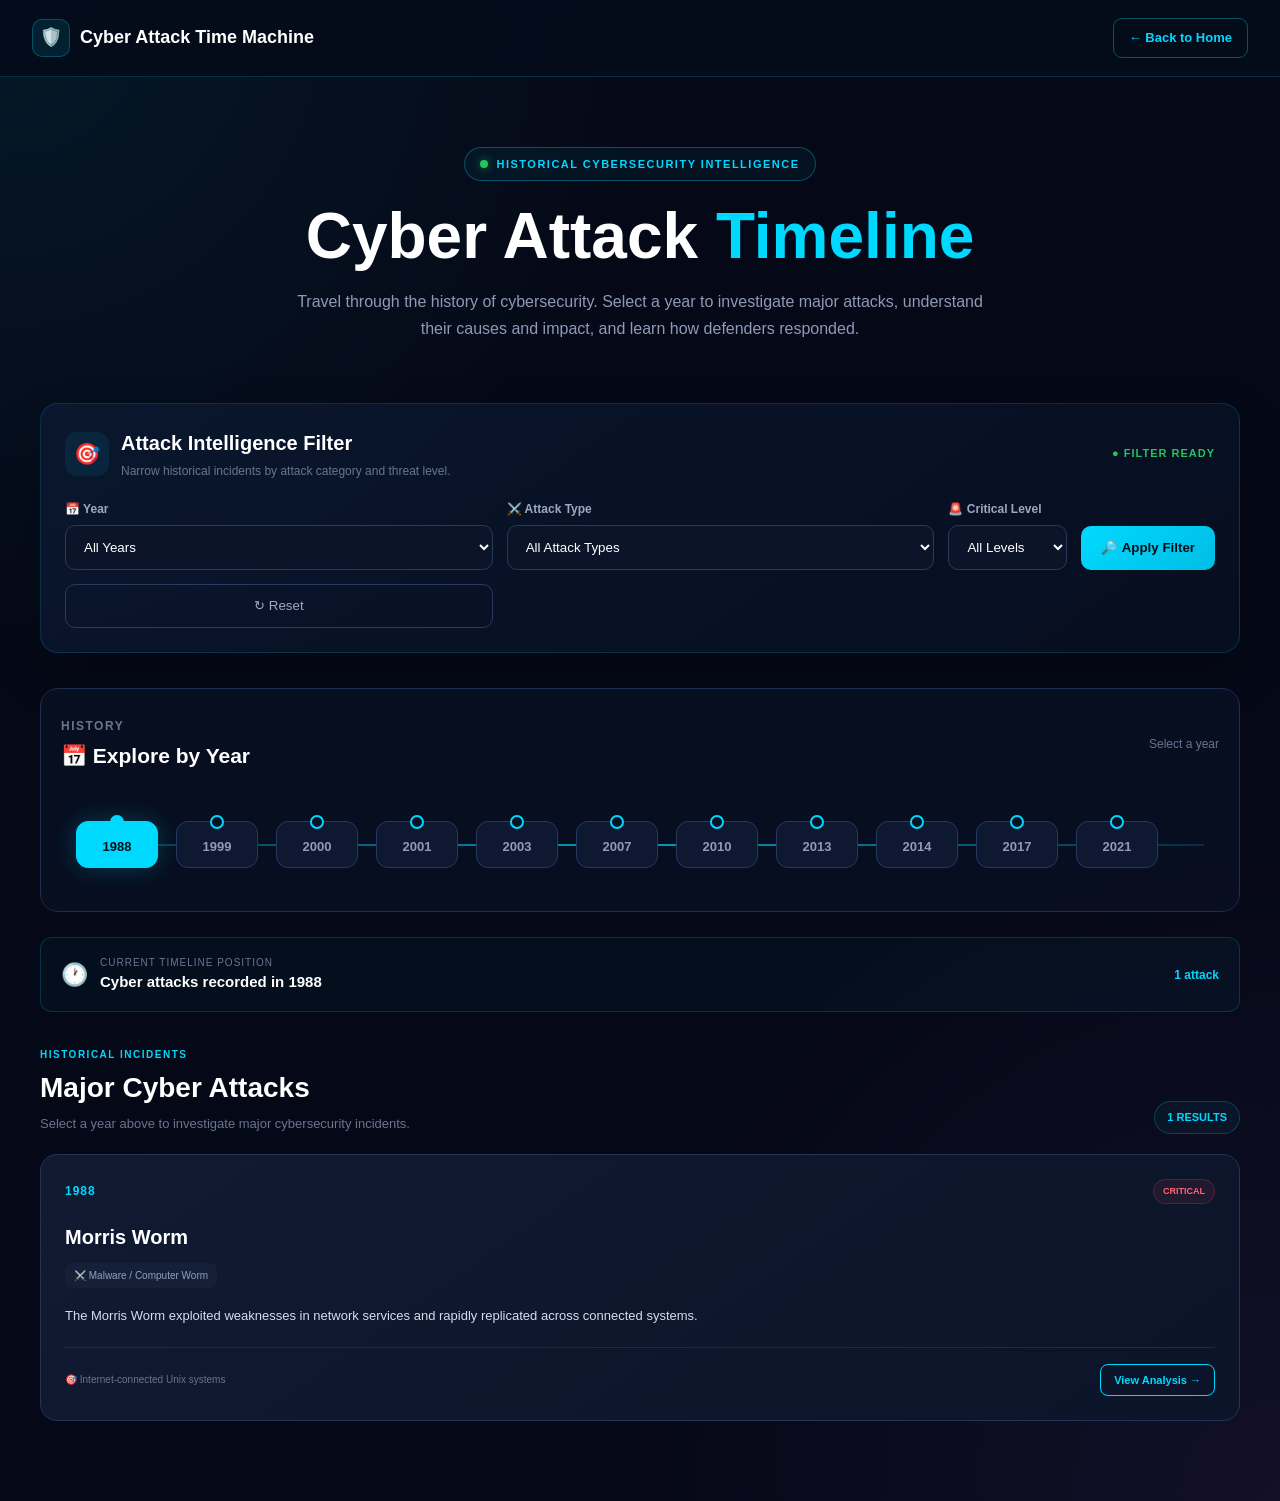
<file: timeline.html>
<!DOCTYPE html>
<html lang="en">

<head>

    <meta charset="UTF-8">

    <meta
        name="viewport"
        content="width=device-width, initial-scale=1.0"
    >

    <title>
        Cyber Attack Timeline | Cyber Attack Time Machine
    </title>

    <link
        rel="stylesheet"
        href="style.css"
    >

    <style>

        /* =====================================================
           TIMELINE PAGE
           ===================================================== */

        .timeline-page {

            min-height: 100vh;

            padding-bottom: 80px;

        }


        /* =====================================================
           TOP NAVIGATION
           ===================================================== */

        .timeline-nav {

            position: sticky;

            top: 0;

            z-index: 1000;

            display: flex;

            align-items: center;

            justify-content: space-between;

            padding: 18px 32px;

            background:
                rgba(5, 12, 27, 0.92);

            border-bottom:
                1px solid rgba(0, 217, 255, 0.18);

            backdrop-filter: blur(18px);

        }


        .timeline-logo {

            display: flex;

            align-items: center;

            gap: 10px;

            color: #ffffff;

            font-size: 18px;

            font-weight: 700;

        }


        .timeline-logo-icon {

            width: 38px;

            height: 38px;

            display: flex;

            align-items: center;

            justify-content: center;

            border-radius: 10px;

            background:
                rgba(0, 217, 255, 0.10);

            border:
                1px solid rgba(0, 217, 255, 0.25);

        }


        .back-home {

            display: inline-flex;

            align-items: center;

            gap: 7px;

            padding: 9px 15px;

            border:
                1px solid rgba(0, 217, 255, 0.35);

            border-radius: 9px;

            color: #00d9ff;

            text-decoration: none;

            font-size: 13px;

            font-weight: 600;

            transition: 0.25s ease;

        }


        .back-home:hover {

            background:
                rgba(0, 217, 255, 0.08);

            transform: translateY(-1px);

        }


        /* =====================================================
           PAGE HEADER
           ===================================================== */

        .timeline-hero {

            max-width: 1200px;

            margin: 0 auto;

            padding: 70px 25px 40px;

            text-align: center;

        }


        .timeline-badge {

            display: inline-flex;

            align-items: center;

            gap: 8px;

            padding: 8px 15px;

            border:
                1px solid rgba(0, 217, 255, 0.3);

            border-radius: 30px;

            background:
                rgba(0, 217, 255, 0.05);

            color: #00d9ff;

            font-size: 11px;

            font-weight: 700;

            letter-spacing: 1.5px;

        }


        .timeline-badge-dot {

            width: 8px;

            height: 8px;

            border-radius: 50%;

            background: #22c55e;

            box-shadow:
                0 0 10px rgba(34, 197, 94, 0.6);

        }


        .timeline-hero h1 {

            margin-top: 22px;

            font-size: clamp(38px, 6vw, 64px);

            line-height: 1.05;

            color: #ffffff;

        }


        .timeline-hero h1 span {

            color: #00d9ff;

        }


        .timeline-hero p {

            max-width: 720px;

            margin: 18px auto 0;

            color: #8e9ab8;

            font-size: 16px;

            line-height: 1.7;

        }


        /* =====================================================
           MAIN CONTENT
           ===================================================== */

        .timeline-container {

            width: min(1200px, calc(100% - 40px));

            margin: 0 auto;

        }


        /* =====================================================
           FILTER PANEL
           ===================================================== */

        .filter-panel-new {

            margin-top: 20px;

            padding: 24px;

            border:
                1px solid rgba(0, 217, 255, 0.16);

            border-radius: 18px;

            background:
                linear-gradient(
                    145deg,
                    rgba(11, 24, 48, 0.90),
                    rgba(7, 15, 32, 0.90)
                );

            box-shadow:
                0 20px 50px rgba(0, 0, 0, 0.20);

        }


        .filter-top {

            display: flex;

            align-items: center;

            justify-content: space-between;

            gap: 20px;

            margin-bottom: 20px;

        }


        .filter-title {

            display: flex;

            align-items: center;

            gap: 12px;

        }


        .filter-icon {

            width: 44px;

            height: 44px;

            display: flex;

            align-items: center;

            justify-content: center;

            border-radius: 12px;

            background:
                rgba(0, 217, 255, 0.08);

            font-size: 21px;

        }


        .filter-title h2 {

            margin: 0;

            color: #ffffff;

            font-size: 20px;

        }


        .filter-title p {

            margin-top: 4px;

            color: #687692;

            font-size: 12px;

        }


        .filter-status {

            color: #22c55e;

            font-size: 11px;

            font-weight: 700;

            letter-spacing: 1px;

        }


        .filter-controls-new {

            display: grid;

            grid-template-columns:
                1fr 1fr auto auto;

            gap: 14px;

            align-items: end;

        }


        .filter-field {

            display: flex;

            flex-direction: column;

            gap: 7px;

        }


        .filter-field label {

            color: #9ca9c2;

            font-size: 12px;

            font-weight: 600;

        }


        .filter-field select {

            width: 100%;

            padding: 13px 14px;

            border:
                1px solid #2a3a5d;

            border-radius: 10px;

            outline: none;

            background: #0b1429;

            color: #ffffff;

            cursor: pointer;

        }


        .filter-field select:focus {

            border-color: #00d9ff;

            box-shadow:
                0 0 0 3px rgba(0, 217, 255, 0.07);

        }


        .apply-filter {

            height: 44px;

            padding: 0 20px;

            border: none;

            border-radius: 10px;

            background:
                linear-gradient(
                    135deg,
                    #00d9ff,
                    #00bde5
                );

            color: #001018;

            font-weight: 700;

            cursor: pointer;

            transition: 0.25s ease;

        }


        .apply-filter:hover {

            transform: translateY(-2px);

            box-shadow:
                0 8px 22px rgba(0, 217, 255, 0.22);

        }


        .reset-filter {

            height: 44px;

            padding: 0 18px;

            border:
                1px solid #2a3a5d;

            border-radius: 10px;

            background: transparent;

            color: #9ca9c2;

            cursor: pointer;

            transition: 0.25s ease;

        }


        .reset-filter:hover {

            border-color: #00d9ff;

            color: #00d9ff;

        }


        /* =====================================================
           YEAR TIMELINE
           ===================================================== */

        .timeline-wrapper {

            margin-top: 35px;

            padding: 28px 20px;

            border:
                1px solid #1d2d4d;

            border-radius: 18px;

            background:
                rgba(8, 17, 35, 0.75);

            overflow-x: auto;

        }


        .timeline-title {

            display: flex;

            align-items: center;

            justify-content: space-between;

            margin-bottom: 25px;

        }


        .timeline-title h2 {

            color: #ffffff;

            font-size: 21px;

        }


        .timeline-title span {

            color: #687692;

            font-size: 12px;

        }


        .years {

            position: relative;

            display: flex;

            gap: 18px;

            min-width: max-content;

            padding:
                25px 15px 15px;

        }


        .years::before {

            content: "";

            position: absolute;

            left: 15px;

            right: 15px;

            top: 48px;

            height: 2px;

            background:
                linear-gradient(
                    90deg,
                    rgba(0, 217, 255, 0.15),
                    rgba(0, 217, 255, 0.7),
                    rgba(0, 217, 255, 0.15)
                );

        }


        .year-button {

            position: relative;

            z-index: 2;

            min-width: 82px;

            padding: 13px 12px;

            border:
                1px solid #26385f;

            border-radius: 12px;

            background: #0e1830;

            color: #8f9bb5;

            cursor: pointer;

            font-size: 13px;

            font-weight: 700;

            transition: 0.25s ease;

        }


        .year-button::before {

            content: "";

            display: block;

            width: 10px;

            height: 10px;

            margin: -20px auto 10px;

            border:
                2px solid #00d9ff;

            border-radius: 50%;

            background: #081225;

        }


        .year-button:hover {

            color: #ffffff;

            border-color: #00d9ff;

            transform: translateY(-3px);

        }


        .year-button.active {

            color: #001018;

            background: #00d9ff;

            border-color: #00d9ff;

            box-shadow:
                0 0 25px rgba(0, 217, 255, 0.22);

        }


        .year-button.active::before {

            background: #00d9ff;

        }


        /* =====================================================
           CURRENT SELECTION
           ===================================================== */

        .selection-bar {

            display: flex;

            align-items: center;

            justify-content: space-between;

            gap: 20px;

            margin-top: 25px;

            padding: 17px 20px;

            border:
                1px solid rgba(0, 217, 255, 0.18);

            border-radius: 12px;

            background:
                rgba(0, 217, 255, 0.035);

        }


        .selection-left {

            display: flex;

            align-items: center;

            gap: 12px;

        }


        .selection-icon {

            font-size: 22px;

        }


        .selection-left small {

            display: block;

            color: #687692;

            font-size: 10px;

            text-transform: uppercase;

            letter-spacing: 1px;

        }


        .selection-left strong {

            color: #ffffff;

            font-size: 15px;

        }


        .attack-count {

            color: #00d9ff;

            font-size: 12px;

            font-weight: 700;

        }


        /* =====================================================
           ATTACK RESULTS
           ===================================================== */

        .results-section {

            margin-top: 35px;

        }


        .results-header {

            display: flex;

            align-items: flex-end;

            justify-content: space-between;

            gap: 20px;

            margin-bottom: 20px;

        }


        .results-header h2 {

            margin-top: 5px;

            color: #ffffff;

            font-size: 28px;

        }


        .results-header p {

            margin-top: 5px;

            color: #687692;

            font-size: 13px;

        }


        .results-count {

            padding: 7px 12px;

            border:
                1px solid rgba(0, 217, 255, 0.22);

            border-radius: 20px;

            color: #00d9ff;

            background:
                rgba(0, 217, 255, 0.05);

            font-size: 11px;

            font-weight: 700;

        }


        .attack-grid {

            display: grid;

            grid-template-columns:
                repeat(
                    auto-fit,
                    minmax(300px, 1fr)
                );

            gap: 20px;

        }


        .attack-card-new {

            position: relative;

            padding: 24px;

            border:
                1px solid #233557;

            border-radius: 17px;

            background:
                linear-gradient(
                    145deg,
                    #101a31,
                    #0b1428
                );

            transition: 0.25s ease;

        }


        .attack-card-new:hover {

            transform: translateY(-5px);

            border-color: rgba(0, 217, 255, 0.55);

            box-shadow:
                0 18px 40px rgba(0, 0, 0, 0.25);

        }


        .attack-card-top {

            display: flex;

            align-items: center;

            justify-content: space-between;

            margin-bottom: 18px;

        }


        .attack-year {

            color: #00d9ff;

            font-size: 12px;

            font-weight: 700;

            letter-spacing: 1px;

        }


        .threat-badge {

            padding: 5px 9px;

            border-radius: 20px;

            font-size: 9px;

            font-weight: 800;

        }


        .critical {

            color: #ff6475;

            background:
                rgba(255, 70, 90, 0.09);

            border:
                1px solid rgba(255, 70, 90, 0.22);

        }


        .high {

            color: #ffad5c;

            background:
                rgba(255, 150, 70, 0.09);

            border:
                1px solid rgba(255, 150, 70, 0.22);

        }


        .medium {

            color: #facc15;

            background:
                rgba(250, 204, 21, 0.08);

            border:
                1px solid rgba(250, 204, 21, 0.20);

        }


        .low {

            color: #4ade80;

            background:
                rgba(74, 222, 128, 0.08);

            border:
                1px solid rgba(74, 222, 128, 0.20);

        }


        .attack-card-new h3 {

            margin-bottom: 10px;

            color: #ffffff;

            font-size: 20px;

        }


        .attack-type {

            display: inline-block;

            margin-bottom: 18px;

            padding: 5px 9px;

            border-radius: 7px;

            background: #151f38;

            color: #91a0bd;

            font-size: 10px;

        }


        .attack-description {

            color: #aeb9ce;

            font-size: 13px;

            line-height: 1.65;

        }


        .attack-card-footer {

            display: flex;

            align-items: center;

            justify-content: space-between;

            gap: 10px;

            margin-top: 20px;

            padding-top: 16px;

            border-top:
                1px solid #1d2b49;

        }


        .attack-target {

            color: #687692;

            font-size: 10px;

        }


        .view-attack {

            padding: 9px 13px;

            border:
                1px solid #00d9ff;

            border-radius: 8px;

            background: transparent;

            color: #00d9ff;

            cursor: pointer;

            font-size: 11px;

            font-weight: 700;

            transition: 0.2s ease;

        }


        .view-attack:hover {

            background: #00d9ff;

            color: #001018;

        }


        /* =====================================================
           FULL ATTACK ANALYSIS
           ===================================================== */

        .analysis-section {

            display: none;

            margin-top: 35px;

            padding: 28px;

            border:
                1px solid rgba(0, 217, 255, 0.20);

            border-radius: 18px;

            background:
                linear-gradient(
                    145deg,
                    rgba(10, 22, 44, 0.96),
                    rgba(7, 14, 29, 0.96)
                );

        }


        .analysis-header {

            display: flex;

            justify-content: space-between;

            align-items: flex-start;

            gap: 20px;

            margin-bottom: 28px;

        }


        .analysis-year {

            color: #00d9ff;

            font-size: 12px;

            font-weight: 700;

            letter-spacing: 1px;

        }


        .analysis-header h2 {

            margin-top: 7px;

            color: #ffffff;

            font-size: 30px;

        }


        .close-analysis {

            padding: 8px 12px;

            border:
                1px solid #2b3b5c;

            border-radius: 8px;

            background: transparent;

            color: #8996ae;

            cursor: pointer;

        }


        .analysis-grid {

            display: grid;

            grid-template-columns:
                repeat(
                    2,
                    1fr
                );

            gap: 16px;

        }


        .analysis-box {

            padding: 20px;

            border:
                1px solid #26385f;

            border-radius: 12px;

            background: #0e1830;

        }


        .analysis-box.full {

            grid-column: 1 / -1;

        }


        .analysis-box h4 {

            margin-bottom: 9px;

            color: #00d9ff;

            font-size: 13px;

        }


        .analysis-box p {

            color: #aeb9ce;

            font-size: 13px;

            line-height: 1.7;

        }


        /* =====================================================
           GRAPHICAL ATTACK STATISTICS
           ===================================================== */

        .statistics-title {
            margin: 30px 0 16px;
            color: #ffffff;
            font-size: 19px;
        }

        .attack-stat-dashboard {
            display: grid;
            grid-template-columns: repeat(2, minmax(0, 1fr));
            gap: 16px;
        }

        .stat-chart-card {
            position: relative;
            padding: 20px;
            border: 1px solid #26385f;
            border-radius: 14px;
            background: linear-gradient(145deg, #101b34, #0b1428);
            overflow: hidden;
            transition: 0.25s ease;
        }

        .stat-chart-card:hover {
            transform: translateY(-3px);
            border-color: rgba(0, 217, 255, 0.55);
            box-shadow: 0 12px 30px rgba(0, 0, 0, 0.24);
        }

        .stat-chart-header {
            display: flex;
            align-items: center;
            justify-content: space-between;
            gap: 12px;
            margin-bottom: 16px;
        }

        .stat-chart-header span {
            color: #7f8da9;
            font-size: 10px;
            text-transform: uppercase;
            letter-spacing: 1px;
        }

        .stat-chart-header strong {
            color: #ffffff;
            font-size: 13px;
            text-align: right;
        }

        .severity-meter, .impact-bar {
            width: 100%;
            height: 12px;
            border-radius: 20px;
            background: #17233e;
            overflow: hidden;
        }

        .severity-fill, .impact-fill {
            height: 100%;
            border-radius: 20px;
            transition: width 0.8s ease;
        }

        .severity-fill.critical { background: linear-gradient(90deg, #ff465c, #ff1f3d); box-shadow: 0 0 15px rgba(255, 45, 70, 0.35); }
        .severity-fill.high { background: linear-gradient(90deg, #ff9d4d, #ff6b35); }
        .severity-fill.medium { background: linear-gradient(90deg, #facc15, #eab308); }
        .severity-fill.low { background: linear-gradient(90deg, #4ade80, #22c55e); }

        .severity-labels {
            display: flex;
            justify-content: space-between;
            margin-top: 8px;
            color: #596781;
            font-size: 9px;
        }

        .impact-fill {
            background: linear-gradient(90deg, #00d9ff, #6366f1);
            box-shadow: 0 0 14px rgba(0, 217, 255, 0.25);
        }

        .impact-points { display: flex; justify-content: space-between; margin-top: 9px; }
        .impact-points span { width: 7px; height: 7px; border-radius: 50%; background: #31405f; }
        .impact-points span:nth-child(-n+4) { background: #00d9ff; }
        .stat-caption { margin-top: 10px; color: #596781; font-size: 10px; }

        .category-card { display: flex; align-items: center; gap: 16px; }
        .category-icon {
            width: 54px; height: 54px; flex-shrink: 0;
            display: flex; align-items: center; justify-content: center;
            border-radius: 14px; background: rgba(0, 217, 255, 0.08);
            border: 1px solid rgba(0, 217, 255, 0.18); font-size: 24px;
        }
        .stat-small-label { display: block; margin-bottom: 6px; color: #687692; font-size: 9px; text-transform: uppercase; letter-spacing: 1px; }
        .category-value { color: #ffffff; font-size: 15px; }

        .method-visual { display: flex; align-items: center; justify-content: center; margin-top: 20px; }
        .method-node {
            width: 42px; height: 42px; display: flex; align-items: center; justify-content: center;
            border: 1px solid rgba(0, 217, 255, 0.35); border-radius: 50%;
            background: rgba(0, 217, 255, 0.08); font-size: 18px;
        }
        .method-line { width: 55px; height: 2px; position: relative; background: linear-gradient(90deg, #00d9ff, #6366f1); }
        .method-line::after {
            content: ""; position: absolute; right: 0; top: -3px; width: 7px; height: 7px;
            border-radius: 50%; background: #00d9ff; box-shadow: 0 0 10px #00d9ff;
        }

        .overall-impact { grid-column: 1 / -1; display: flex; align-items: center; gap: 28px; }
        .impact-circle {
            width: 145px; height: 145px; flex-shrink: 0; display: flex; align-items: center; justify-content: center;
            border-radius: 50%; position: relative;
            background: conic-gradient(#00d9ff 0deg, #6366f1 var(--severity-angle), #17233e var(--severity-angle), #17233e 360deg);
        }
        .impact-circle::before { content: ""; position: absolute; inset: 9px; border-radius: 50%; background: #0c172d; }
        .impact-circle > div { position: relative; z-index: 2; text-align: center; }
        .impact-circle strong { display: block; color: #ffffff; font-size: 25px; }
        .impact-circle span { color: #687692; font-size: 9px; text-transform: uppercase; letter-spacing: 1px; }
        .impact-info h4 { margin-bottom: 8px; color: #ffffff; font-size: 17px; }
        .impact-info p { max-width: 600px; color: #7f8da9; font-size: 12px; line-height: 1.7; }

        /* =====================================================
           NO RESULTS
           ===================================================== */

        .no-results {

            padding: 60px 20px;

            text-align: center;

            border:
                1px dashed #304263;

            border-radius: 16px;

        }


        .no-results-icon {

            font-size: 42px;

            margin-bottom: 10px;

        }


        .no-results h3 {

            color: #ffffff;

            margin-bottom: 7px;

        }


        .no-results p {

            color: #687692;

            font-size: 13px;

        }


        /* =====================================================
           RESPONSIVE
           ===================================================== */

        @media (max-width: 850px) {

            .filter-controls-new {

                grid-template-columns:
                    1fr 1fr;

            }


            .apply-filter,
            .reset-filter {

                width: 100%;

            }


            .analysis-grid {

                grid-template-columns: 1fr;

            }


            .analysis-box.full {

                grid-column: auto;

            }


            .attack-stat-dashboard {

                grid-template-columns:
                    repeat(2, 1fr);

            }

        }


        @media (max-width: 600px) {

            .timeline-nav {

                padding: 14px 16px;

            }


            .timeline-logo span {

                display: none;

            }


            .timeline-hero {

                padding-top: 45px;

            }


            .timeline-container {

                width:
                    min(
                        100% - 24px,
                        1200px
                    );

            }


            .filter-controls-new {

                grid-template-columns: 1fr;

            }


            .filter-top {

                align-items: flex-start;

                flex-direction: column;

            }


            .selection-bar {

                align-items: flex-start;

                flex-direction: column;

            }


            .results-header {

                align-items: flex-start;

                flex-direction: column;

            }


            .attack-stat-dashboard {

                grid-template-columns: 1fr;

            }


            .analysis-header {

                flex-direction: column;

            }

        }

    </style>

</head>


<body>


<div class="timeline-page">


    <!-- =====================================================
         NAVIGATION
         ===================================================== -->

    <nav class="timeline-nav">

        <div class="timeline-logo">

            <div class="timeline-logo-icon">
                🛡️
            </div>

            <span>
                Cyber Attack Time Machine
            </span>

        </div>


        <a
            href="index.html"
            class="back-home"
        >
            ← Back to Home
        </a>

    </nav>



    <!-- =====================================================
         PAGE HEADER
         ===================================================== -->

    <header class="timeline-hero">

        <div class="timeline-badge">

            <span class="timeline-badge-dot"></span>

            HISTORICAL CYBERSECURITY INTELLIGENCE

        </div>


        <h1>

            Cyber Attack
            <span>Timeline</span>

        </h1>


        <p>

            Travel through the history of cybersecurity.
            Select a year to investigate major attacks,
            understand their causes and impact, and learn
            how defenders responded.

        </p>

    </header>



    <main class="timeline-container">


        <!-- =================================================
             FILTER
             ================================================= -->

        <section class="filter-panel-new">


            <div class="filter-top">

                <div class="filter-title">

                    <div class="filter-icon">
                        🎯
                    </div>

                    <div>

                        <h2>
                            Attack Intelligence Filter
                        </h2>

                        <p>
                            Narrow historical incidents by
                            attack category and threat level.
                        </p>

                    </div>

                </div>


                <div class="filter-status">
                    ● FILTER READY
                </div>

            </div>



            <div class="filter-controls-new">


                <div class="filter-field">

                    <label for="yearFilter">
                        📅 Year
                    </label>

                    <select id="yearFilter">

                        <option value="all">
                            All Years
                        </option>

                        <option value="1988">1988</option>
                        <option value="1999">1999</option>
                        <option value="2000">2000</option>
                        <option value="2001">2001</option>
                        <option value="2003">2003</option>
                        <option value="2007">2007</option>
                        <option value="2010">2010</option>
                        <option value="2013">2013</option>
                        <option value="2014">2014</option>
                        <option value="2017">2017</option>
                        <option value="2021">2021</option>

                    </select>

                </div>


                <div class="filter-field">

                    <label for="attackTypeFilter">
                        ⚔️ Attack Type
                    </label>

                    <select id="attackTypeFilter">

                        <option value="all">
                            All Attack Types
                        </option>

                        <option value="malware">
                            Malware
                        </option>

                        <option value="ransomware">
                            Ransomware
                        </option>

                        <option value="databreach">
                            Data Breach
                        </option>

                        <option value="ddos">
                            DDoS
                        </option>

                        <option value="phishing">
                            Phishing
                        </option>

                        <option value="socialengineering">
                            Social Engineering
                        </option>

                        <option value="criticalinfrastructure">
                            Critical Infrastructure
                        </option>

                    </select>

                </div>



                <div class="filter-field">

                    <label for="threatFilter">
                        🚨 Critical Level
                    </label>

                    <select id="threatFilter">

                        <option value="all">
                            All Levels
                        </option>

                        <option value="critical">
                            🔴 Critical
                        </option>

                        <option value="high">
                            🟠 High
                        </option>

                        <option value="medium">
                            🟡 Medium
                        </option>

                        <option value="low">
                            🟢 Low
                        </option>

                    </select>

                </div>



                <button
                    class="apply-filter"
                    onclick="applyFilters()"
                >
                    🔎 Apply Filter
                </button>


                <button
                    class="reset-filter"
                    onclick="resetFilters()"
                >
                    ↻ Reset
                </button>


            </div>

        </section>



        <!-- =================================================
             YEAR TIMELINE
             ================================================= -->

        <section class="timeline-wrapper">


            <div class="timeline-title">

                <div>

                    <span class="section-label">
                        HISTORY
                    </span>

                    <h2>
                        📅 Explore by Year
                    </h2>

                </div>


                <span>
                    Select a year
                </span>

            </div>



            <div
                class="years"
                id="years"
            ></div>


        </section>



        <!-- =================================================
             CURRENT SELECTION
             ================================================= -->

        <div class="selection-bar">


            <div class="selection-left">

                <div class="selection-icon">
                    🕐
                </div>

                <div>

                    <small>
                        Current Timeline Position
                    </small>

                    <strong id="selectedYear">
                        Select a year to begin
                    </strong>

                </div>

            </div>


            <div
                class="attack-count"
                id="attackCount"
            >
                0 attacks

            </div>


        </div>



        <!-- =================================================
             RESULTS
             ================================================= -->

        <section class="results-section">


            <div class="results-header">

                <div>

                    <span class="section-label">
                        HISTORICAL INCIDENTS
                    </span>

                    <h2>
                        Major Cyber Attacks
                    </h2>

                    <p>
                        Select a year above to investigate
                        major cybersecurity incidents.
                    </p>

                </div>


                <span
                    class="results-count"
                    id="resultsCount"
                >
                    0 RESULTS
                </span>

            </div>



            <div
                class="attack-grid"
                id="attackGrid"
            ></div>


        </section>



        <!-- =================================================
             FULL ANALYSIS
             ================================================= -->

        <section
            class="analysis-section"
            id="analysisSection"
        ></section>


    </main>

</div>



<script>

/* =========================================================
   CYBER ATTACK DATABASE

   This structure supports MULTIPLE attacks in the same year.
   We can keep expanding this database later.
   ========================================================= */


const attackDatabase = {


    1988: [

        {
            title: "Morris Worm",
            type: "malware",
            typeName: "Malware / Computer Worm",
            threat: "critical",

            target: "Internet-connected Unix systems",

            attack:
                "The Morris Worm exploited weaknesses in network services and rapidly replicated across connected systems.",

            why:
                "It was created as an experiment to measure the size of the early Internet, but programming mistakes caused uncontrolled propagation.",

            loss:
                "Thousands of systems were affected and the incident caused significant disruption and recovery costs.",

            impact:
                "The worm demonstrated how quickly self-propagating malware could spread across interconnected systems.",

            prevention:
                "Secure configuration, vulnerability patching, network monitoring and limiting unnecessary services help prevent similar worm outbreaks.",

            defense:
                "Administrators isolated infected systems, cleaned affected machines and improved vulnerability management.",

            statistics: {

                affected: "6,000+ systems",
                spread: "Rapid network propagation",
                threat: "Critical",
                category: "Malware"

            }

        }

    ],



    1999: [

        {
            title: "Melissa Virus",
            type: "malware",
            typeName: "Email Malware",

            threat: "high",

            target: "Email users and organizations",

            attack:
                "Melissa spread through Microsoft Word documents distributed through email and automatically sent itself to contacts.",

            why:
                "The malware was designed to propagate through trusted email relationships and automate further distribution.",

            loss:
                "Organizations experienced major email disruptions and system recovery costs.",

            impact:
                "Corporate email systems became overloaded and many organizations had to temporarily disable email services.",

            prevention:
                "Email attachment filtering, endpoint security, user awareness and macro restrictions can reduce this risk.",

            defense:
                "Organizations blocked malicious attachments and disabled affected mail systems while cleaning infected computers.",

            statistics: {

                affected: "Thousands of organizations",
                spread: "Email-based propagation",
                threat: "High",
                category: "Malware"

            }

        }

    ],



    2000: [

        {
            title: "ILOVEYOU",
            type: "malware",
            typeName: "Email Worm",

            threat: "critical",

            target: "Email users worldwide",

            attack:
                "The ILOVEYOU worm spread through a malicious email attachment and used social engineering to encourage users to open it.",

            why:
                "The attack exploited human trust and the widespread use of email to achieve extremely rapid propagation.",

            loss:
                "Global damage and recovery costs reached billions of dollars.",

            impact:
                "Millions of computers were affected and files were overwritten or damaged.",

            prevention:
                "Attachment filtering, endpoint protection, macro controls and security awareness training can reduce similar attacks.",

            defense:
                "Organizations blocked the malicious attachment, updated email filters and cleaned infected systems.",

            statistics: {

                affected: "Millions of computers",
                spread: "Global email propagation",
                threat: "Critical",
                category: "Malware"

            }

        }

    ],



    2001: [

        {
            title: "Code Red",
            type: "malware",
            typeName: "Internet Worm",

            threat: "critical",

            target: "Microsoft IIS web servers",

            attack:
                "Code Red exploited a vulnerability in Microsoft IIS servers and automatically scanned the Internet for additional vulnerable systems.",

            why:
                "The worm exploited unpatched Internet-facing servers to spread rapidly and disrupt services.",

            loss:
                "Organizations faced service disruption, emergency patching and recovery expenses.",

            impact:
                "Large numbers of web servers were compromised and Internet traffic increased significantly.",

            prevention:
                "Timely security patching, vulnerability scanning and reducing exposed services are key defenses.",

            defense:
                "Administrators applied Microsoft security patches and cleaned compromised servers.",

            statistics: {

                affected: "Hundreds of thousands of servers",
                spread: "Internet scanning",
                threat: "Critical",
                category: "Malware"

            }

        }

    ],



    2003: [

        {
            title: "SQL Slammer",
            type: "ddos",
            typeName: "Worm / DDoS",

            threat: "critical",

            target: "Microsoft SQL Server systems",

            attack:
                "SQL Slammer exploited a vulnerability in Microsoft SQL Server and generated massive network scanning traffic.",

            why:
                "The worm was designed to exploit vulnerable database servers and propagate extremely quickly.",

            loss:
                "Network congestion caused service disruptions and significant recovery costs.",

            impact:
                "Internet performance was affected and several services experienced outages.",

            prevention:
                "Security patches, network segmentation, intrusion detection and vulnerability management help prevent similar incidents.",

            defense:
                "Organizations patched vulnerable systems and blocked malicious network traffic.",

            statistics: {

                affected: "Thousands of vulnerable systems",
                spread: "Extremely rapid network scanning",
                threat: "Critical",
                category: "DDoS / Malware"

            }

        }

    ],



    2007: [

        {
            title: "Estonia Cyber Attacks",
            type: "ddos",
            typeName: "Distributed Denial of Service",

            threat: "high",

            target: "Government, banking and media services",

            attack:
                "Large-scale distributed denial-of-service attacks overwhelmed websites and online services.",

            why:
                "The attacks were associated with political tensions and were intended to disrupt online services.",

            loss:
                "Organizations faced service outages, operational disruption and mitigation costs.",

            impact:
                "Government, financial and media services became difficult or impossible to access.",

            prevention:
                "DDoS protection, traffic filtering, redundant infrastructure and coordinated incident response can reduce the impact.",

            defense:
                "Network providers and organizations filtered malicious traffic and strengthened infrastructure defenses.",

            statistics: {

                affected: "Government and financial services",
                spread: "Distributed network traffic",
                threat: "High",
                category: "DDoS"

            }

        }

    ],



    2010: [

        {
            title: "Stuxnet",
            type: "criticalinfrastructure",
            typeName: "Industrial Control System Malware",

            threat: "critical",

            target: "Industrial Control Systems",

            attack:
                "Stuxnet was highly sophisticated malware designed to interfere with industrial control equipment and processes.",

            why:
                "The operation targeted industrial infrastructure and demonstrated the ability of malware to affect physical processes.",

            loss:
                "The incident required extensive investigation, remediation and infrastructure security improvements.",

            impact:
                "Industrial equipment and operational processes were disrupted.",

            prevention:
                "Network segmentation, application control, removable-media security, monitoring and specialized industrial security are important defenses.",

            defense:
                "Affected organizations investigated the malware, isolated systems and strengthened industrial control security.",

            statistics: {

                affected: "Industrial systems",
                spread: "Targeted malware",
                threat: "Critical",
                category: "Critical Infrastructure"

            }

        }

    ],



    2013: [

        {
            title: "Target Data Breach",
            type: "databreach",
            typeName: "Retail Data Breach",

            threat: "critical",

            target: "Retail payment systems and customer data",

            attack:
                "Attackers gained access to a retailer's network and stole payment-card information and customer data.",

            why:
                "The attackers sought valuable financial information that could be monetized.",

            loss:
                "The organization faced major financial, legal and reputational costs.",

            impact:
                "Millions of payment cards and customer records were affected.",

            prevention:
                "Network segmentation, multi-factor authentication, endpoint monitoring and strong access controls can reduce breach risk.",

            defense:
                "The organization investigated the intrusion, removed malicious access and strengthened security controls.",

            statistics: {

                affected: "Millions of customer records",
                spread: "Compromised retail network",
                threat: "Critical",
                category: "Data Breach"

            }

        }

    ],



    2014: [

        {
            title: "Sony Pictures Hack",
            type: "databreach",
            typeName: "Corporate Cyberattack",

            threat: "critical",

            target: "Sony Pictures Entertainment",

            attack:
                "Attackers compromised corporate systems, stole internal information and disrupted business operations.",

            why:
                "The attackers sought sensitive corporate information and aimed to disrupt the organization's operations.",

            loss:
                "The organization faced significant operational, financial and reputational damage.",

            impact:
                "Internal documents, employee information and confidential communications were exposed.",

            prevention:
                "Strong identity controls, network segmentation, endpoint monitoring, secure backups and incident response planning are essential.",

            defense:
                "Affected systems were investigated and rebuilt while compromised credentials and infrastructure were addressed.",

            statistics: {

                affected: "Corporate systems and data",
                spread: "Internal network compromise",
                threat: "Critical",
                category: "Data Breach"

            }

        }

    ],



    2017: [

        {
            title: "WannaCry",
            type: "ransomware",
            typeName: "Ransomware",

            threat: "critical",

            target: "Windows computers worldwide",

            attack:
                "WannaCry encrypted files and demanded payment while spreading through vulnerable Windows systems.",

            why:
                "The attackers sought financial gain while exploiting a known Windows vulnerability.",

            loss:
                "Organizations suffered operational disruption, recovery expenses and lost productivity.",

            impact:
                "Healthcare, business and government organizations around the world experienced disruption.",

            prevention:
                "Security patching, offline backups, network segmentation, endpoint protection and least privilege are key defenses.",

            defense:
                "Organizations patched vulnerable systems, isolated infected machines and restored data from backups.",

            statistics: {

                affected: "200,000+ computers",
                spread: "Network-based ransomware",
                threat: "Critical",
                category: "Ransomware"

            }

        }

    ],



    2021: [

        {
            title: "Colonial Pipeline Ransomware Attack",
            type: "ransomware",
            typeName: "Ransomware",

            threat: "critical",

            target: "Critical fuel infrastructure",

            attack:
                "A ransomware incident disrupted systems used by a major fuel pipeline operator.",

            why:
                "The attackers sought financial gain through ransomware extortion.",

            loss:
                "The incident caused operational disruption and significant response and recovery costs.",

            impact:
                "Fuel distribution operations were temporarily disrupted, creating wider supply concerns.",

            prevention:
                "MFA, network segmentation, privileged-access management, offline backups and continuous monitoring are important defenses.",

            defense:
                "The organization isolated affected systems and implemented incident-response and recovery procedures.",

            statistics: {

                affected: "Critical infrastructure",
                spread: "Corporate network compromise",
                threat: "Critical",
                category: "Ransomware"

            }

        }

    ]

};


/* =========================================================
   STATE
   ========================================================= */

let selectedYear = null;


/* =========================================================
   CREATE YEAR BUTTONS
   ========================================================= */

function loadYears() {

    const yearsContainer =
        document.getElementById("years");

    const years =
        Object.keys(attackDatabase)
            .sort(
                (a, b) =>
                    Number(a) - Number(b)
            );


    yearsContainer.innerHTML =
        years.map(function (year) {

            return `

                <button
                    class="year-button"
                    onclick="selectYear(${year})"
                    id="year-${year}"
                >
                    ${year}
                </button>

            `;

        }).join("");

}


/* =========================================================
   SELECT YEAR
   ========================================================= */

function selectYear(year) {

    selectedYear =
        Number(year);


    document
        .querySelectorAll(".year-button")
        .forEach(function (button) {

            button.classList.remove("active");

        });


    const selectedButton =
        document.getElementById(
            "year-" + year
        );


    if (selectedButton) {

        selectedButton.classList.add(
            "active"
        );

    }


    document.getElementById(
        "selectedYear"
    ).textContent =
        "Cyber attacks recorded in " +
        year;


    displayAttacks(
        attackDatabase[year] || []
    );

}


/* =========================================================
   DISPLAY ATTACKS
   ========================================================= */

function displayAttacks(attacks) {

    const grid =
        document.getElementById(
            "attackGrid"
        );


    const count =
        document.getElementById(
            "attackCount"
        );


    const resultsCount =
        document.getElementById(
            "resultsCount"
        );


    count.textContent =
        attacks.length +
        (
            attacks.length === 1
                ? " attack"
                : " attacks"
        );


    resultsCount.textContent =
        attacks.length +
        " RESULTS";


    if (attacks.length === 0) {

        grid.innerHTML = `

            <div class="no-results">

                <div class="no-results-icon">
                    🔍
                </div>

                <h3>
                    No matching attacks
                </h3>

                <p>
                    Try another year or change
                    your filter selection.
                </p>

            </div>

        `;

        return;

    }


    grid.innerHTML =
        attacks.map(function (attack, index) {

            return `

                <article
                    class="attack-card-new"
                >

                    <div
                        class="attack-card-top"
                    >

                        <span
                            class="attack-year"
                        >
                            ${selectedYear || "HISTORICAL"}
                        </span>

                        <span
                            class="threat-badge ${attack.threat}"
                        >
                            ${attack.threat.toUpperCase()}
                        </span>

                    </div>


                    <h3>
                        ${attack.title}
                    </h3>


                    <span class="attack-type">
                        ⚔️ ${attack.typeName}
                    </span>


                    <p class="attack-description">
                        ${attack.attack}
                    </p>


                    <div
                        class="attack-card-footer"
                    >

                        <span
                            class="attack-target"
                        >
                            🎯 ${attack.target}
                        </span>


                        <button
                            class="view-attack"
                            onclick="showAnalysis(${selectedYear}, ${index})"
                        >
                            View Analysis →
                        </button>

                    </div>

                </article>

            `;

        }).join("");

}


/* =========================================================
   SHOW FULL ATTACK ANALYSIS
   ========================================================= */

function showAnalysis(year, index) {

    const attack =
        attackDatabase[year][index];


    const section =
        document.getElementById(
            "analysisSection"
        );


    section.style.display =
        "block";


    section.innerHTML = `

        <div class="analysis-header">

            <div>

                <span class="analysis-year">
                    ${year} •
                    ${attack.threat.toUpperCase()}
                </span>

                <h2>
                    ${attack.title}
                </h2>

            </div>


            <button
                class="close-analysis"
                onclick="closeAnalysis()"
            >
                ✕ Close
            </button>

        </div>


        <div class="analysis-grid">


            <div class="analysis-box">

                <h4>
                    ⚔️ What Was The Attack?
                </h4>

                <p>
                    ${attack.attack}
                </p>

            </div>


            <div class="analysis-box">

                <h4>
                    ❓ Why Was It Done?
                </h4>

                <p>
                    ${attack.why}
                </p>

            </div>


            <div class="analysis-box">

                <h4>
                    🎯 Who / What Was Targeted?
                </h4>

                <p>
                    ${attack.target}
                </p>

            </div>


            <div class="analysis-box">

                <h4>
                    📉 What Was The Loss?
                </h4>

                <p>
                    ${attack.loss}
                </p>

            </div>


            <div class="analysis-box full">

                <h4>
                    💥 What Was The Impact?
                </h4>

                <p>
                    ${attack.impact}
                </p>

            </div>


            <div class="analysis-box">

                <h4>
                    🚑 How Was It Stopped?
                </h4>

                <p>
                    ${attack.defense}
                </p>

            </div>


            <div class="analysis-box">

                <h4>
                    🛡️ How Can We Prevent It?
                </h4>

                <p>
                    ${attack.prevention}
                </p>

            </div>


        </div>


        <h3 class="statistics-title">
            📊 Attack Statistics
        </h3>


        <div class="attack-stat-dashboard">

            <!-- THREAT LEVEL -->
            <div class="stat-chart-card">
                <div class="stat-chart-header">
                    <span>Threat Level</span>
                    <strong>${attack.statistics.threat}</strong>
                </div>

                <div class="severity-meter">
                    <div
                        class="severity-fill ${attack.statistics.threat.toLowerCase()}"
                        style="width: ${attack.statistics.threat === "Critical" ? "100%" : attack.statistics.threat === "High" ? "75%" : attack.statistics.threat === "Medium" ? "50%" : "25%"};"
                    ></div>
                </div>

                <div class="severity-labels">
                    <span>Low</span>
                    <span>Medium</span>
                    <span>High</span>
                    <span>Critical</span>
                </div>
            </div>

            <!-- AFFECTED SYSTEMS -->
            <div class="stat-chart-card">
                <div class="stat-chart-header">
                    <span>Affected Systems</span>
                    <strong>${attack.statistics.affected}</strong>
                </div>

                <div class="impact-visual">
                    <div class="impact-bar">
                        <div
                            class="impact-fill"
                            style="width: ${attack.statistics.threat === "Critical" ? "95%" : attack.statistics.threat === "High" ? "75%" : attack.statistics.threat === "Medium" ? "55%" : "30%"};"
                        ></div>
                    </div>

                    <div class="impact-points">
                        <span></span><span></span><span></span><span></span><span></span>
                    </div>
                </div>

                <p class="stat-caption">Estimated scale of affected systems</p>
            </div>

            <!-- ATTACK CATEGORY -->
            <div class="stat-chart-card category-card">
                <div class="category-icon">⚔️</div>
                <div>
                    <span class="stat-small-label">Attack Category</span>
                    <strong class="category-value">${attack.statistics.category}</strong>
                </div>
            </div>

            <!-- ATTACK METHOD -->
            <div class="stat-chart-card">
                <div class="stat-chart-header">
                    <span>Attack Method</span>
                    <strong>${attack.statistics.spread}</strong>
                </div>

                <div class="method-visual">
                    <div class="method-node">💻</div>
                    <div class="method-line"></div>
                    <div class="method-node">🌐</div>
                    <div class="method-line"></div>
                    <div class="method-node">🎯</div>
                </div>
            </div>

            <!-- OVERALL IMPACT -->
            <div class="stat-chart-card overall-impact">
                <div
                    class="impact-circle"
                    style="--severity-angle: ${attack.statistics.threat === "Critical" ? "342deg" : attack.statistics.threat === "High" ? "270deg" : attack.statistics.threat === "Medium" ? "180deg" : "90deg"};"
                >
                    <div>
                        <strong>${attack.statistics.threat === "Critical" ? "95" : attack.statistics.threat === "High" ? "75" : attack.statistics.threat === "Medium" ? "50" : "25"}%</strong>
                        <span>Severity</span>
                    </div>
                </div>

                <div class="impact-info">
                    <h4>Overall Attack Impact</h4>
                    <p>This visualization represents the relative severity and estimated scale of this historical cyber attack.</p>
                </div>
            </div>

        </div>

    `;


    section.scrollIntoView({

        behavior: "smooth",

        block: "start"

    });

}


/* =========================================================
   CLOSE ANALYSIS
   ========================================================= */

function closeAnalysis() {

    const section =
        document.getElementById(
            "analysisSection"
        );


    section.style.display =
        "none";


    section.innerHTML =
        "";

}


/* =========================================================
   FILTER
   ========================================================= */

function applyFilters() {

    const year =
        document.getElementById("yearFilter").value;

    const type =
        document.getElementById("attackTypeFilter").value;

    const threat =
        document.getElementById("threatFilter").value;

    let results = [];

    Object.keys(attackDatabase)
        .forEach(function (yearKey) {

            attackDatabase[yearKey]
                .forEach(function (attack) {

                    const yearMatch =
                        year === "all" ||
                        Number(yearKey) === Number(year);

                    const typeMatch =
                        type === "all" ||
                        attack.type === type;

                    const threatMatch =
                        threat === "all" ||
                        attack.threat === threat;

                    if (
                        yearMatch &&
                        typeMatch &&
                        threatMatch
                    ) {

                        results.push({

                            year: Number(yearKey),

                            attack: attack

                        });

                    }

                });

        });


    selectedYear = null;

    document
        .querySelectorAll(".year-button")
        .forEach(function (button) {

            button.classList.remove("active");

        });


    document.getElementById(
        "selectedYear"
    ).textContent =
        year === "all"
            ? "Filtered historical results"
            : "Filtered results for " + year;


    const count =
        document.getElementById(
            "attackCount"
        );


    count.textContent =
        results.length +
        (
            results.length === 1
                ? " attack"
                : " attacks"
        );


    document.getElementById(
        "resultsCount"
    ).textContent =
        results.length +
        " RESULTS";


    const grid =
        document.getElementById(
            "attackGrid"
        );


    if (results.length === 0) {

        grid.innerHTML = `

            <div class="no-results">

                <div class="no-results-icon">
                    🔎
                </div>

                <h3>
                    No Attacks Found
                </h3>

                <p>
                    No historical attacks match
                    your selected filters.
                </p>

            </div>

        `;

        return;

    }


    grid.innerHTML =
        results.map(function (item) {

            const attack =
                item.attack;

            const index =
                attackDatabase[item.year]
                    .indexOf(attack);

            return `

                <article
                    class="attack-card-new"
                >

                    <div
                        class="attack-card-top"
                    >

                        <span
                            class="attack-year"
                        >
                            ${item.year}
                        </span>

                        <span
                            class="threat-badge ${attack.threat}"
                        >
                            ${attack.threat.toUpperCase()}
                        </span>

                    </div>

                    <h3>
                        ${attack.title}
                    </h3>

                    <span class="attack-type">
                        ⚔️ ${attack.typeName}
                    </span>

                    <p class="attack-description">
                        ${attack.attack}
                    </p>

                    <div
                        class="attack-card-footer"
                    >

                        <span
                            class="attack-target"
                        >
                            🎯 ${attack.target}
                        </span>

                        <button
                            class="view-attack"
                            onclick="showAnalysis(${item.year}, ${index})"
                        >
                            View Analysis →
                        </button>

                    </div>

                </article>

            `;

        }).join("");


    document
        .querySelector(".results-section")
        .scrollIntoView({

            behavior: "smooth",

            block: "start"

        });

}


/* =========================================================
   RESET FILTER
   ========================================================= */

function resetFilters() {

    document.getElementById(
        "yearFilter"
    ).value = "all";

    document.getElementById(
        "attackTypeFilter"
    ).value = "all";


    document.getElementById(
        "threatFilter"
    ).value = "all";


    closeAnalysis();


    if (selectedYear) {

        selectYear(selectedYear);

    } else {

        document.getElementById(
            "selectedYear"
        ).textContent =
            "Select a year to begin";


        document.getElementById(
            "attackGrid"
        ).innerHTML = "";


        document.getElementById(
            "attackCount"
        ).textContent =
            "0 attacks";


        document.getElementById(
            "resultsCount"
        ).textContent =
            "0 RESULTS";

    }

}


/* =========================================================
   INITIALIZE
   ========================================================= */

loadYears();


/* Automatically show first available year */

selectYear(
    Number(
        Object.keys(attackDatabase)[0]
    )
);

</script>


</body>

</html>
</file>
<file: style.css>
/* =========================================================
   CYBER ATTACK TIME MACHINE
   PROFESSIONAL STYLE SHEET
   ========================================================= */

* {
    box-sizing: border-box;
    margin: 0;
    padding: 0;
}

html {
    scroll-behavior: smooth;
}

body {
    font-family: Arial, Helvetica, sans-serif;
    background:
        radial-gradient(circle at top left, rgba(0, 217, 255, 0.08), transparent 35%),
        radial-gradient(circle at bottom right, rgba(179, 102, 255, 0.08), transparent 35%),
        #050816;
    color: #ffffff;
    min-height: 100vh;
    line-height: 1.5;
}

button,
input,
select {
    font-family: inherit;
}

button,
a {
    -webkit-tap-highlight-color: transparent;
}

.container {
    width: 92%;
    max-width: 1400px;
    margin: auto;
    padding: 25px 0 50px;
}


/* =========================================================
   TOP NAVIGATION
   ========================================================= */

.top-nav {
    position: sticky;
    top: 12px;
    z-index: 1000;

    display: flex;
    align-items: center;
    justify-content: space-between;

    padding: 15px 22px;
    margin-bottom: 35px;

    background: rgba(7, 14, 31, 0.92);
    border: 1px solid rgba(0, 217, 255, 0.22);
    border-radius: 16px;

    backdrop-filter: blur(14px);
    box-shadow: 0 10px 35px rgba(0, 0, 0, 0.25);
}

.logo {
    display: flex;
    align-items: center;
    gap: 10px;

    color: #ffffff;
    font-size: 17px;
    font-weight: bold;
}

.logo:first-letter {
    font-size: 25px;
}

.nav-links {
    display: flex;
    align-items: center;
    gap: 8px;
}

.nav-links a {
    color: #b8c1d9;
    text-decoration: none;
    padding: 8px 12px;
    border-radius: 8px;
    font-size: 14px;
    transition: 0.25s ease;
}

.nav-links a:hover {
    color: #00d9ff;
    background: rgba(0, 217, 255, 0.08);
}


/* =========================================================
   HERO SECTION
   ========================================================= */

.hero-section {
    position: relative;
    overflow: hidden;

    padding: 75px 30px 65px;
    margin-bottom: 30px;

    text-align: center;

    background:
        linear-gradient(
            135deg,
            rgba(0, 217, 255, 0.07),
            rgba(179, 102, 255, 0.06)
        ),
        #081023;

    border: 1px solid rgba(0, 217, 255, 0.22);
    border-radius: 24px;

    box-shadow:
        0 20px 60px rgba(0, 0, 0, 0.28),
        inset 0 0 40px rgba(0, 217, 255, 0.025);
}

.hero-section::before {
    content: "";
    position: absolute;
    width: 350px;
    height: 350px;
    border-radius: 50%;
    background: rgba(0, 217, 255, 0.07);
    filter: blur(80px);
    top: -180px;
    left: -120px;
    pointer-events: none;
}

.hero-section::after {
    content: "";
    position: absolute;
    width: 300px;
    height: 300px;
    border-radius: 50%;
    background: rgba(179, 102, 255, 0.07);
    filter: blur(80px);
    bottom: -170px;
    right: -100px;
    pointer-events: none;
}

.hero-content {
    position: relative;
    z-index: 1;
}

.hero-badge {
    display: inline-block;

    padding: 7px 14px;
    margin-bottom: 18px;

    border: 1px solid rgba(0, 217, 255, 0.35);
    border-radius: 30px;

    background: rgba(0, 217, 255, 0.07);
    color: #00d9ff;

    font-size: 11px;
    font-weight: bold;
    letter-spacing: 1.5px;
}

.hero-section h1 {
    font-size: clamp(38px, 6vw, 68px);
    line-height: 1.1;
    margin-bottom: 20px;
    letter-spacing: -1.5px;
}

.hero-section h1 span {
    color: #00d9ff;
    text-shadow: 0 0 25px rgba(0, 217, 255, 0.3);
}

.hero-section .subtitle {
    max-width: 800px;
    margin: 0 auto;

    color: #b8c1d9;
    font-size: 18px;
    line-height: 1.8;
}

.hero-buttons {
    display: flex;
    justify-content: center;
    align-items: center;
    gap: 14px;
    margin-top: 30px;
}

.start-btn {
    padding: 14px 28px;

    border: none;
    border-radius: 10px;

    background: #00d9ff;
    color: #001018;

    font-size: 17px;
    font-weight: bold;

    cursor: pointer;
    transition: 0.25s ease;

    box-shadow: 0 8px 25px rgba(0, 217, 255, 0.18);
}

.start-btn:hover {
    transform: translateY(-2px) scale(1.03);
    box-shadow: 0 10px 30px rgba(0, 217, 255, 0.3);
}

.learn-btn {
    padding: 13px 24px;

    border: 1px solid #00d9ff;
    border-radius: 10px;

    background: transparent;
    color: #00d9ff;

    text-decoration: none;
    font-weight: bold;

    transition: 0.25s ease;
}

.learn-btn:hover {
    background: rgba(0, 217, 255, 0.1);
    transform: translateY(-2px);
}

.hero-highlights {
    display: grid;
    grid-template-columns: repeat(4, 1fr);
    gap: 12px;

    max-width: 850px;
    margin: 38px auto 0;
}

.hero-highlight {
    display: flex;
    align-items: center;
    justify-content: center;
    gap: 9px;

    padding: 14px 10px;

    background: rgba(10, 18, 40, 0.72);
    border: 1px solid #26385f;
    border-radius: 12px;

    color: #d7dcef;
    font-size: 13px;
}

.hero-highlight span {
    font-size: 19px;
}


/* =========================================================
   DASHBOARD OVERVIEW
   ========================================================= */

.dashboard-overview {
    display: grid;
    grid-template-columns: repeat(4, 1fr);
    gap: 15px;
    margin-bottom: 35px;
}

.overview-card {
    display: flex;
    align-items: center;
    gap: 14px;

    padding: 18px;

    background: #0b1328;
    border: 1px solid #26385f;
    border-radius: 14px;

    transition: 0.25s ease;
}

.overview-card:hover {
    border-color: #00d9ff;
    transform: translateY(-3px);
}

.overview-icon {
    display: flex;
    align-items: center;
    justify-content: center;

    width: 42px;
    height: 42px;

    border-radius: 10px;
    background: rgba(0, 217, 255, 0.08);

    font-size: 22px;
}

.overview-card small {
    display: block;
    color: #7180a4;
    font-size: 10px;
    letter-spacing: 1px;
    margin-bottom: 3px;
}

.overview-card strong {
    color: #ffffff;
    font-size: 14px;
}


/* =========================================================
   GENERAL SECTION HEADINGS
   ========================================================= */

.section-heading {
    display: flex;
    justify-content: space-between;
    align-items: flex-end;
    gap: 20px;

    margin-bottom: 25px;
}

.section-label {
    display: block;
    margin-bottom: 5px;

    color: #00d9ff;
    font-size: 10px;
    font-weight: bold;
    letter-spacing: 1.5px;
}

.section-heading h2 {
    font-size: 30px;
    margin-bottom: 6px;
}

.section-heading p {
    color: #8e9ab8;
}

.timeline-status {
    display: flex;
    align-items: center;
    gap: 8px;

    padding: 8px 12px;

    border: 1px solid rgba(0, 255, 136, 0.25);
    border-radius: 20px;

    color: #00ff88;
    font-size: 11px;
    font-weight: bold;
}

.status-dot {
    width: 7px;
    height: 7px;
    border-radius: 50%;
    background: #00ff88;
    box-shadow: 0 0 10px #00ff88;
}


/* =========================================================
   TIMELINE SECTION
   ========================================================= */

#timeline {
    margin-top: 30px;
}

.timeline-section {
    margin-top: 20px;
}

.search-panel,
.filter-panel,
.year-section,
.timeline-progress-wrapper {
    background: #0a1226;
    border: 1px solid #26385f;
    border-radius: 16px;
}

.search-panel {
    display: flex;
    align-items: center;
    justify-content: space-between;
    gap: 20px;

    padding: 20px;
    margin-bottom: 18px;
}

.search-title {
    display: flex;
    align-items: center;
    gap: 12px;

    color: #00d9ff;
    font-size: 22px;
}

.search-title strong {
    display: block;
    color: #ffffff;
    font-size: 15px;
}

.search-title small {
    display: block;
    color: #7180a4;
    font-size: 12px;
    margin-top: 2px;
}


/* =========================================================
   SEARCH
   ========================================================= */

.search-box {
    display: flex;
    justify-content: center;
    gap: 10px;
}

.search-box input {
    width: 300px;
    padding: 12px 14px;

    border: 1px solid #394568;
    border-radius: 9px;

    outline: none;

    background: #11182b;
    color: #ffffff;

    font-size: 15px;

    transition: 0.2s ease;
}

.search-box input::placeholder {
    color: #64708f;
}

.search-box input:focus {
    border-color: #00d9ff;
    box-shadow: 0 0 12px rgba(0, 217, 255, 0.1);
}

.search-box button {
    padding: 12px 20px;

    border: none;
    border-radius: 9px;

    background: #00d9ff;
    color: #001018;

    cursor: pointer;
    font-weight: bold;

    transition: 0.2s ease;
}

.search-box button:hover {
    transform: translateY(-2px);
}


/* =========================================================
   FILTER PANEL
   ========================================================= */

.filter-panel {
    padding: 20px;
    margin-bottom: 18px;
}

.filter-header {
    display: flex;
    justify-content: space-between;
    align-items: center;
    margin-bottom: 18px;
}

.filter-header h3 {
    font-size: 20px;
}

.filter-note {
    color: #7180a4;
    font-size: 12px;
}

.filter-controls {
    display: grid;
    grid-template-columns: 1fr 1fr auto;
    gap: 15px;
    align-items: end;
}

.filter-group label {
    display: block;
    margin-bottom: 7px;
    color: #aeb8d1;
    font-size: 13px;
    font-weight: bold;
}

.filter-group select,
.comparison-selects select {
    width: 100%;
    padding: 11px 12px;

    background: #11182b;
    color: #ffffff;

    border: 1px solid #394568;
    border-radius: 9px;

    outline: none;
    cursor: pointer;
}

.filter-group select:focus,
.comparison-selects select:focus {
    border-color: #00d9ff;
}

.reset-filter-btn {
    padding: 11px 17px;

    border: 1px solid #394568;
    border-radius: 9px;

    background: #11182b;
    color: #ffffff;

    cursor: pointer;
    font-weight: bold;

    transition: 0.2s ease;
}

.reset-filter-btn:hover {
    border-color: #00d9ff;
    color: #00d9ff;
}


/* =========================================================
   YEAR SECTION
   ========================================================= */

.year-section {
    padding: 20px;
    margin-bottom: 18px;
}

.year-section-header {
    display: flex;
    justify-content: space-between;
    align-items: center;

    margin-bottom: 18px;
}

.year-section-header h3 {
    font-size: 20px;
}

.year-section-header span {
    color: #7180a4;
    font-size: 12px;
}

.buttons {
    display: flex;
    flex-wrap: wrap;
    justify-content: center;
    gap: 9px;
}

.buttons button {
    min-width: 65px;

    padding: 9px 13px;

    border: 1px solid #00d9ff;
    border-radius: 8px;

    background: #0d1428;
    color: #ffffff;

    cursor: pointer;
    transition: 0.2s ease;
}

.buttons button:hover,
.buttons button.active {
    background: #00d9ff;
    color: #001018;

    transform: translateY(-2px);
    box-shadow: 0 5px 15px rgba(0, 217, 255, 0.15);
}


/* =========================================================
   TIMELINE PROGRESS
   ========================================================= */

.timeline-progress-wrapper {
    padding: 18px 20px;
    margin-bottom: 15px;
}

.progress-info {
    display: flex;
    justify-content: space-between;

    color: #8e9ab8;
    font-size: 13px;

    margin-bottom: 8px;
}

.progress-info strong {
    color: #00d9ff;
}

.timeline-progress {
    width: 100%;
    height: 10px;

    background: #11182b;
    border: 1px solid #26385f;
    border-radius: 10px;

    overflow: hidden;
}

.progress-bar {
    width: 0%;
    height: 100%;

    background: linear-gradient(
        90deg,
        #00d9ff,
        #00ff88
    );

    transition: width 0.4s ease;
}


/* =========================================================
   CURRENT YEAR
   ========================================================= */

.current-year {
    text-align: center;

    color: #b8c1d9;

    margin: 18px 0;

    font-size: 17px;
    font-weight: bold;
}


/* =========================================================
   AUTO CONTROLS
   ========================================================= */

.auto-controls {
    display: flex;
    justify-content: center;
    gap: 12px;
    margin: 18px 0 28px;
}

.auto-controls button {
    padding: 11px 18px;

    border: 1px solid #00d9ff;
    border-radius: 9px;

    background: #0d1428;
    color: #ffffff;

    cursor: pointer;
    font-weight: bold;
    font-size: 14px;

    transition: 0.2s ease;
}

.auto-controls button:hover {
    background: #00d9ff;
    color: #001018;
    transform: translateY(-2px);
}


/* =========================================================
   ATTACK INFORMATION
   ========================================================= */

.attack-information {
    min-height: 10px;
}

.attack-card {
    background:
        linear-gradient(
            135deg,
            rgba(0, 217, 255, 0.025),
            rgba(179, 102, 255, 0.025)
        ),
        #10182d;

    border: 1px solid #26385f;
    border-radius: 18px;

    padding: 30px;
    margin-top: 25px;

    animation: fadeIn 0.5s ease-in-out;
    box-shadow: 0 15px 40px rgba(0, 0, 0, 0.18);
}

.attack-card h2 {
    text-align: center;
    margin-bottom: 25px;
    font-size: 30px;
}

.attack-image {
    display: block;

    width: min(100%, 700px);
    height: 350px;

    object-fit: cover;

    margin: 0 auto 25px;

    border-radius: 12px;
    border: 1px solid #26385f;
}

.attack-grid {
    display: grid;
    grid-template-columns: repeat(2, 1fr);
    gap: 18px;
}

.attack-grid > div {
    background: #151f38;
    border: 1px solid rgba(57, 69, 104, 0.5);

    border-radius: 11px;
    padding: 18px;
}

.attack-grid h3 {
    margin-bottom: 8px;
    color: #00d9ff;
    font-size: 15px;
}

.attack-grid p {
    color: #d7dcef;
    line-height: 1.6;
}

.threat-level {
    font-weight: bold;
}

.threat-level.low {
    color: #4ade80;
}

.threat-level.medium {
    color: #facc15;
}

.threat-level.high {
    color: #fb923c;
}

.threat-level.critical {
    color: #ef4444;
}


/* =========================================================
   RISK METER
   ========================================================= */

.risk-meter {
    margin-top: 25px;
    padding: 20px;

    border-radius: 14px;

    background: rgba(0, 0, 0, 0.25);
    border: 1px solid rgba(0, 217, 255, 0.35);
}

.risk-meter h3 {
    margin-bottom: 12px;
    color: #ffffff;
}

.risk-label {
    display: flex;
    justify-content: space-between;
    align-items: center;

    margin-bottom: 8px;

    color: #b8c1d9;
}

.risk-percentage {
    font-weight: bold;
    font-size: 18px;
    color: #00d9ff;
}

.risk-bar-container {
    width: 100%;
    height: 20px;

    background: #111a32;

    border-radius: 20px;
    overflow: hidden;

    border: 1px solid #26385f;
}

.risk-bar {
    height: 100%;
    width: 0%;

    border-radius: 20px;
    transition: width 1s ease;
}

.risk-critical {
    background: #ff304f;
}

.risk-high {
    background: #ff8c00;
}

.risk-medium {
    background: #ffd700;
}

.risk-low {
    background: #00ff88;
}


/* =========================================================
   PREVIOUS / NEXT ATTACK NAVIGATION
   ========================================================= */

.attack-navigation {
    display: flex;
    justify-content: space-between;
    gap: 15px;
    margin-top: 25px;
}

.attack-navigation button {
    flex: 1;

    padding: 12px 18px;

    border: 1px solid #00d9ff;
    border-radius: 10px;

    background: #111a32;
    color: #ffffff;

    font-size: 15px;
    font-weight: bold;

    cursor: pointer;
    transition: 0.3s ease;
}

.attack-navigation button:hover {
    background: #00d9ff;
    color: #06101f;

    transform: translateY(-2px);

    box-shadow: 0 0 15px rgba(0, 217, 255, 0.35);
}

.attack-navigation button:disabled {
    opacity: 0.35;
    cursor: not-allowed;
    transform: none;
    box-shadow: none;
}


/* =========================================================
   SECURITY LESSON
   ========================================================= */

.security-lesson {
    margin-top: 30px;
    padding: 25px;

    border-radius: 18px;

    border: 1px solid rgba(0, 255, 255, 0.25);
    background: rgba(0, 20, 35, 0.75);
}

.security-lesson h2 {
    margin-bottom: 20px;
    text-align: center;
    color: #00d9ff;
}

.lesson-grid {
    display: grid;
    grid-template-columns: repeat(2, 1fr);
    gap: 18px;
}

.lesson-box {
    padding: 20px;

    border-radius: 14px;
    border: 1px solid rgba(0, 255, 255, 0.2);

    background: rgba(0, 0, 0, 0.25);

    transition: transform 0.25s ease;
}

.lesson-box:hover {
    transform: translateY(-4px);
}

.lesson-box h3 {
    margin-bottom: 10px;
    color: #00d9ff;
}

.lesson-box p {
    color: #c7d0e4;
    line-height: 1.6;
}


/* =========================================================
   ATTACK COMPARISON
   ========================================================= */

.comparison-section {
    margin: 45px 0;
}

.comparison-placeholder {
    padding: 35px;

    text-align: center;

    background: #0a1226;
    border: 1px solid #26385f;
    border-radius: 18px;
}

.comparison-icon {
    font-size: 42px;
    margin-bottom: 10px;
}

.comparison-placeholder h3 {
    color: #00d9ff;
    font-size: 24px;
    margin-bottom: 8px;
}

.comparison-placeholder > p {
    max-width: 650px;
    margin: 0 auto 25px;

    color: #8e9ab8;
}

.comparison-selects {
    display: flex;
    align-items: center;
    justify-content: center;
    gap: 15px;

    max-width: 800px;
    margin: auto;
}

.comparison-selects select {
    max-width: 300px;
}

.vs {
    color: #ff3b3b;
    font-weight: bold;
}

.compare-btn {
    margin-top: 20px;

    padding: 12px 22px;

    border: 1px solid #00d9ff;
    border-radius: 9px;

    background: #00d9ff;
    color: #001018;

    cursor: pointer;
    font-weight: bold;

    transition: 0.2s ease;
}

.compare-btn:hover {
    transform: translateY(-2px);
    box-shadow: 0 8px 20px rgba(0, 217, 255, 0.2);
}

.comparison-result {
    margin-top: 20px;
}


/* =========================================================
   STATISTICS DASHBOARD
   ========================================================= */

.stats-dashboard {
    margin: 45px 0;
    padding: 28px;

    background: rgba(10, 18, 40, 0.95);

    border: 1px solid #00d9ff;
    border-radius: 18px;

    box-shadow: 0 0 20px rgba(0, 217, 255, 0.12);
}

.stats-grid {
    display: grid;
    grid-template-columns: repeat(4, 1fr);
    gap: 18px;
}

.stat-card {
    background: #111a32;
    border: 1px solid #26385f;

    border-radius: 12px;
    padding: 20px;

    text-align: center;

    transition: 0.3s ease;
}

.stat-card:hover {
    transform: translateY(-5px);
    border-color: #00d9ff;
    box-shadow: 0 0 18px rgba(0, 217, 255, 0.25);
}

.stat-icon {
    font-size: 30px;
    margin-bottom: 8px;
}

.stat-card h3 {
    color: #ffffff;
    font-size: 16px;
    margin: 8px 0;
}

.stat-card p {
    color: #00d9ff;
    font-size: 30px;
    font-weight: bold;
    margin: 5px 0 0;
}

.stat-card.critical {
    border-color: #ff3b3b;
}

.stat-card.critical p {
    color: #ff3b3b;
}

.stat-card.high {
    border-color: #ff8c42;
}

.stat-card.high p {
    color: #ff8c42;
}

.stat-card.malware {
    border-color: #00ff88;
}

.stat-card.malware p {
    color: #00ff88;
}

.stat-card.ransomware {
    border-color: #ffd700;
}

.stat-card.ransomware p {
    color: #ffd700;
}

.stat-card.ddos {
    border-color: #00d9ff;
}

.stat-card.ddos p {
    color: #00d9ff;
}

.stat-card.social {
    border-color: #ff66cc;
}

.stat-card.social p {
    color: #ff66cc;
}

.stat-card.infrastructure {
    border-color: #b366ff;
}

.stat-card.infrastructure p {
    color: #b366ff;
}


/* =========================================================
   CATEGORY OVERVIEW
   ========================================================= */

.category-overview {
    margin: 45px 0;
    padding: 28px;

    background: rgba(10, 18, 40, 0.95);

    border: 1px solid #00d9ff;
    border-radius: 18px;

    box-shadow: 0 0 20px rgba(0, 217, 255, 0.1);
}

.category-chart {
    width: 100%;
}

.category-row {
    display: grid;
    grid-template-columns: 190px 1fr 45px;

    align-items: center;
    gap: 15px;

    margin-bottom: 20px;
}

.category-row span {
    color: #ffffff;
    font-weight: bold;
}

.category-row strong {
    color: #00d9ff;
    text-align: right;
    font-size: 18px;
}

.category-bar-container {
    width: 100%;
    height: 18px;

    background: #111a32;
    border: 1px solid #26385f;

    border-radius: 20px;
    overflow: hidden;
}

.category-bar {
    width: 0%;
    height: 100%;

    border-radius: 20px;

    transition: width 1s ease;
}

.malware-bar {
    background: #00ff88;
}

.social-bar {
    background: #ff66cc;
}

.infrastructure-bar {
    background: #b366ff;
}

.ransomware-bar {
    background: #ffd700;
}

.ddos-bar {
    background: #00d9ff;
}


/* =========================================================
   ATTACK EVOLUTION
   ========================================================= */

.evolution-section {
    margin: 45px 0;
    padding: 28px;

    background: #0a1226;
    border: 1px solid #26385f;
    border-radius: 18px;
}

.evolution-timeline {
    display: grid;
    grid-template-columns: repeat(3, 1fr);
    gap: 18px;
}

.evolution-item {
    position: relative;

    padding: 22px;

    background: #111a32;
    border: 1px solid #26385f;
    border-radius: 14px;

    transition: 0.25s ease;
}

.evolution-item:hover {
    transform: translateY(-4px);
    border-color: #00d9ff;
}

.evolution-item > span {
    display: inline-block;

    margin-bottom: 8px;
    padding: 4px 9px;

    background: rgba(0, 217, 255, 0.08);
    border-radius: 6px;

    color: #00d9ff;
    font-size: 12px;
    font-weight: bold;
}

.evolution-item strong {
    display: block;

    margin-bottom: 7px;

    color: #ffffff;
    font-size: 17px;
}

.evolution-item p {
    color: #8e9ab8;
    font-size: 14px;
}


/* =========================================================
   FUTURE THREATS
   ========================================================= */

.future-section {
    margin: 45px 0;
    padding: 30px;

    background:
        linear-gradient(
            135deg,
            rgba(0, 217, 255, 0.04),
            rgba(179, 102, 255, 0.05)
        ),
        #10182d;

    border: 1px solid #26385f;
    border-radius: 18px;

    text-align: center;
}

.future-section > p {
    max-width: 850px;
    margin: 0 auto 25px;

    color: #b8c1d9;
    line-height: 1.7;
}

.future-threat-grid {
    display: grid;
    grid-template-columns: repeat(4, 1fr);
    gap: 16px;

    margin-top: 25px;
}

.future-threat {
    padding: 22px;

    background: #111a32;
    border: 1px solid #26385f;
    border-radius: 14px;

    transition: 0.25s ease;
}

.future-threat:hover {
    transform: translateY(-4px);
    border-color: #00d9ff;
}

.future-threat span {
    display: block;
    font-size: 32px;
    margin-bottom: 10px;
}

.future-threat h3 {
    color: #00d9ff;
    font-size: 17px;
    margin-bottom: 7px;
}

.future-threat p {
    color: #8e9ab8;
    font-size: 13px;
}


/* =========================================================
   ABOUT SECTION
   ========================================================= */

.about-section {
    margin: 45px 0;
    padding: 28px;

    background: #0a1226;
    border: 1px solid #26385f;
    border-radius: 18px;
}

.about-content {
    display: grid;
    grid-template-columns: repeat(3, 1fr);
    gap: 18px;
}

.about-card {
    padding: 25px;

    background: #111a32;
    border: 1px solid #26385f;
    border-radius: 14px;

    transition: 0.25s ease;
}

.about-card:hover {
    transform: translateY(-4px);
    border-color: #00d9ff;
}

.about-card > span {
    display: block;
    font-size: 32px;
    margin-bottom: 10px;
}

.about-card h3 {
    color: #00d9ff;
    margin-bottom: 9px;
}

.about-card p {
    color: #8e9ab8;
    line-height: 1.7;
}


/* =========================================================
   FOOTER
   ========================================================= */

.site-footer {
    margin-top: 50px;
    padding: 35px 20px;

    text-align: center;

    border-top: 1px solid #26385f;
}

.footer-logo {
    color: #ffffff;
    font-size: 19px;
    font-weight: bold;
    margin-bottom: 8px;
}

.site-footer > p {
    color: #7180a4;
    font-size: 13px;
}

.footer-line {
    width: 100px;
    height: 1px;

    margin: 18px auto;

    background: #00d9ff;
    opacity: 0.5;
}

.footer-small {
    font-size: 11px !important;
}


/* =========================================================
   ANIMATIONS
   ========================================================= */

@keyframes fadeIn {
    from {
        opacity: 0;
        transform: translateY(15px);
    }

    to {
        opacity: 1;
        transform: translateY(0);
    }
}


/* =========================================================
   RESPONSIVE DESIGN
   ========================================================= */

@media (max-width: 1100px) {

    .nav-links {
        gap: 2px;
    }

    .nav-links a {
        padding: 7px 8px;
        font-size: 12px;
    }

    .dashboard-overview {
        grid-template-columns: repeat(2, 1fr);
    }

    .hero-highlights {
        grid-template-columns: repeat(2, 1fr);
    }

    .future-threat-grid {
        grid-template-columns: repeat(2, 1fr);
    }

    .evolution-timeline {
        grid-template-columns: repeat(2, 1fr);
    }

    .about-content {
        grid-template-columns: repeat(2, 1fr);
    }
}


@media (max-width: 900px) {

    .top-nav {
        position: relative;
        flex-direction: column;
        gap: 15px;
    }

    .nav-links {
        flex-wrap: wrap;
        justify-content: center;
    }

    .filter-controls {
        grid-template-columns: 1fr 1fr;
    }

    .reset-filter-btn {
        width: 100%;
    }

    .stats-grid {
        grid-template-columns: repeat(2, 1fr);
    }
}


@media (max-width: 700px) {

    .container {
        width: 94%;
        padding: 18px 0 35px;
    }

    .hero-section {
        padding: 50px 20px;
        border-radius: 18px;
    }

    .hero-section h1 {
        font-size: 38px;
    }

    .hero-section .subtitle {
        font-size: 15px;
    }

    .hero-buttons {
        flex-direction: column;
    }

    .start-btn,
    .learn-btn {
        width: 100%;
        max-width: 300px;
    }

    .hero-highlights {
        grid-template-columns: 1fr;
    }

    .dashboard-overview {
        grid-template-columns: 1fr;
    }

    .section-heading {
        flex-direction: column;
        align-items: flex-start;
    }

    .timeline-status {
        align-self: flex-start;
    }

    .search-panel {
        flex-direction: column;
        align-items: stretch;
    }

    .search-box {
        flex-direction: column;
        align-items: stretch;
    }

    .search-box input {
        width: 100%;
    }

    .search-box button {
        width: 100%;
    }

    .filter-controls {
        grid-template-columns: 1fr;
    }

    .year-section-header {
        flex-direction: column;
        align-items: flex-start;
        gap: 5px;
    }

    .attack-grid {
        grid-template-columns: 1fr;
    }

    .attack-card {
        padding: 20px;
    }

    .attack-image {
        height: 250px;
    }

    .auto-controls {
        flex-direction: column;
    }

    .auto-controls button {
        width: 100%;
    }

    .comparison-selects {
        flex-direction: column;
    }

    .comparison-selects select {
        max-width: none;
    }

    .vs {
        margin: 2px 0;
    }

    .stats-grid {
        grid-template-columns: 1fr;
    }

    .category-row {
        grid-template-columns: 130px 1fr 35px;
        gap: 10px;
    }

    .category-row span {
        font-size: 13px;
    }

    .category-row strong {
        font-size: 16px;
    }

    .evolution-timeline {
        grid-template-columns: 1fr;
    }

    .future-threat-grid {
        grid-template-columns: 1fr;
    }

    .about-content {
        grid-template-columns: 1fr;
    }

    .lesson-grid {
        grid-template-columns: 1fr;
    }
}


@media (max-width: 500px) {

    .top-nav {
        padding: 13px;
    }

    .logo span {
        font-size: 14px;
    }

    .nav-links {
        width: 100%;
    }

    .nav-links a {
        font-size: 11px;
        padding: 6px 7px;
    }

    .hero-section h1 {
        font-size: 32px;
    }

    .section-heading h2 {
        font-size: 24px;
    }

    .stats-dashboard,
    .category-overview,
    .evolution-section,
    .future-section,
    .about-section {
        padding: 18px;
    }

    .category-row {
        grid-template-columns: 1fr;
        gap: 7px;
    }

    .category-row strong {
        text-align: left;
    }

    .category-bar-container {
        height: 15px;
    }

    .attack-navigation {
        flex-direction: column;
    }

    .attack-navigation button {
        width: 100%;
    }
}
/* =========================================================
   LOGIN SCREEN
   ========================================================= */

.login-screen {
    position: fixed;
    inset: 0;
    z-index: 99999;

    display: flex;
    align-items: center;
    justify-content: center;

    min-height: 100vh;
    padding: 25px;

    background:
        radial-gradient(
            circle at 15% 20%,
            rgba(0, 217, 255, 0.12),
            transparent 30%
        ),
        radial-gradient(
            circle at 85% 80%,
            rgba(179, 102, 255, 0.12),
            transparent 30%
        ),
        #050816;

    overflow-y: auto;
}


/* Background glow */

.login-background {
    position: absolute;
    inset: 0;

    overflow: hidden;
    pointer-events: none;
}

.login-glow {
    position: absolute;

    width: 350px;
    height: 350px;

    border-radius: 50%;

    filter: blur(100px);
}

.login-glow-one {
    top: -150px;
    left: -100px;

    background: rgba(0, 217, 255, 0.10);
}

.login-glow-two {
    bottom: -150px;
    right: -100px;

    background: rgba(179, 102, 255, 0.10);
}


/* Login Card */

.login-card {
    position: relative;
    z-index: 2;

    width: 100%;
    max-width: 450px;

    padding: 42px;

    background:
        linear-gradient(
            145deg,
            rgba(11, 24, 48, 0.97),
            rgba(7, 15, 32, 0.97)
        );

    border: 1px solid rgba(0, 217, 255, 0.25);
    border-radius: 24px;

    box-shadow:
        0 30px 80px rgba(0, 0, 0, 0.55),
        inset 0 0 40px rgba(0, 217, 255, 0.025);

    backdrop-filter: blur(20px);

    animation: loginCardAppear 0.6s ease;
}


@keyframes loginCardAppear {

    from {
        opacity: 0;
        transform: translateY(25px) scale(0.97);
    }

    to {
        opacity: 1;
        transform: translateY(0) scale(1);
    }

}


/* Logo */

.login-logo {
    width: 72px;
    height: 72px;

    margin: 0 auto 20px;

    display: flex;
    align-items: center;
    justify-content: center;

    font-size: 38px;

    border-radius: 20px;

    background:
        linear-gradient(
            135deg,
            rgba(0, 217, 255, 0.16),
            rgba(179, 102, 255, 0.14)
        );

    border: 1px solid rgba(0, 217, 255, 0.25);

    box-shadow:
        0 0 35px rgba(0, 217, 255, 0.12);
}


/* Badge */

.login-badge {
    width: fit-content;

    margin: 0 auto 16px;

    padding: 6px 13px;

    display: flex;
    align-items: center;
    gap: 8px;

    border: 1px solid rgba(0, 217, 255, 0.3);
    border-radius: 30px;

    background: rgba(0, 217, 255, 0.06);

    color: #00d9ff;

    font-size: 11px;
    font-weight: bold;
    letter-spacing: 1.5px;
}


.login-status-dot {
    width: 8px;
    height: 8px;

    border-radius: 50%;

    background: #22c55e;

    box-shadow:
        0 0 10px rgba(34, 197, 94, 0.7);

    animation: loginPulse 1.8s infinite;
}


@keyframes loginPulse {

    0%,
    100% {
        opacity: 1;
    }

    50% {
        opacity: 0.4;
    }

}


/* Heading */

.login-card h1 {
    margin-bottom: 10px;

    text-align: center;

    font-size: 32px;
    line-height: 1.2;

    color: #ffffff;
}


.login-card h1 span {
    display: block;

    color: #00d9ff;

    text-shadow:
        0 0 20px rgba(0, 217, 255, 0.25);
}


.login-subtitle {
    margin-bottom: 30px;

    text-align: center;

    color: #8f9bb5;

    font-size: 14px;
    line-height: 1.6;
}


/* Input groups */

.login-input-group {
    margin-bottom: 20px;
}


.login-input-group label {
    display: block;

    margin-bottom: 8px;

    color: #dbe4f5;

    font-size: 13px;
    font-weight: 600;
}


.login-input-wrapper {
    position: relative;

    display: flex;
    align-items: center;

    border: 1px solid rgba(130, 150, 190, 0.22);
    border-radius: 12px;

    background: rgba(3, 10, 24, 0.75);

    transition: 0.25s ease;
}


.login-input-wrapper:focus-within {
    border-color: #00d9ff;

    box-shadow:
        0 0 0 3px rgba(0, 217, 255, 0.08);
}


.login-input-wrapper > span {
    padding-left: 14px;

    font-size: 17px;

    opacity: 0.8;
}


.login-input-wrapper input {
    width: 100%;

    padding: 14px 12px;

    border: none;
    outline: none;

    background: transparent;

    color: #ffffff;

    font-size: 14px;
}


.login-input-wrapper input::placeholder {
    color: #64708a;
}


/* Password toggle */

.password-toggle {
    flex-shrink: 0;

    margin-right: 8px;

    padding: 7px;

    border: none;
    border-radius: 7px;

    background: transparent;

    color: #8f9bb5;

    cursor: pointer;

    transition: 0.2s ease;
}


.password-toggle:hover {
    background: rgba(0, 217, 255, 0.08);
    color: #00d9ff;
}


/* Login options */

.login-options {
    display: flex;
    align-items: center;
    justify-content: space-between;

    margin: 5px 0 22px;

    font-size: 12px;
}


.remember-me {
    display: flex;
    align-items: center;
    gap: 7px;

    color: #8f9bb5;

    cursor: pointer;
}


.remember-me input {
    accent-color: #00d9ff;

    cursor: pointer;
}


.login-security {
    color: #64708a;
}


/* Login button */

.login-button {
    width: 100%;

    padding: 14px 18px;

    display: flex;
    align-items: center;
    justify-content: center;
    gap: 9px;

    border: none;
    border-radius: 12px;

    background:
        linear-gradient(
            135deg,
            #00d9ff,
            #00bde5
        );

    color: #001018;

    font-size: 15px;
    font-weight: 700;

    cursor: pointer;

    box-shadow:
        0 10px 28px rgba(0, 217, 255, 0.18);

    transition: 0.25s ease;
}


.login-button:hover {
    transform: translateY(-2px);

    box-shadow:
        0 14px 35px rgba(0, 217, 255, 0.28);
}


.login-button:active {
    transform: translateY(0);
}


/* Login message */

.login-message {
    min-height: 20px;

    margin-top: 13px;

    text-align: center;

    font-size: 13px;
}


.login-message.error {
    color: #ff6b81;
}


.login-message.success {
    color: #42e695;
}


/* Divider */

.login-divider {
    display: flex;
    align-items: center;
    gap: 12px;

    margin: 28px 0 18px;

    color: #526079;

    font-size: 9px;
    letter-spacing: 1.5px;
}


.login-divider::before,
.login-divider::after {
    content: "";

    flex: 1;

    height: 1px;

    background: rgba(130, 150, 190, 0.15);
}


/* Footer */

.login-footer {
    display: flex;
    flex-direction: column;
    gap: 6px;

    text-align: center;

    color: #526079;

    font-size: 10px;
}


/* =========================================================
   LOGIN RESPONSIVE DESIGN
   ========================================================= */

@media (max-width: 600px) {

    .login-screen {
        padding: 15px;
    }

    .login-card {
        padding: 30px 22px;

        border-radius: 20px;
    }

    .login-card h1 {
        font-size: 27px;
    }

    .login-options {
        align-items: flex-start;
        gap: 10px;
    }

    .login-security {
        text-align: right;
    }

}
/* =========================================================
   FILTER ACTIONS
   ========================================================= */

.filter-actions {
    display: flex;
    gap: 10px;
    align-items: center;
}


.apply-filter-btn {
    padding: 11px 18px;

    border: 1px solid #00d9ff;
    border-radius: 9px;

    background: #00d9ff;
    color: #001018;

    cursor: pointer;

    font-weight: bold;

    transition: 0.2s ease;
}


.apply-filter-btn:hover {
    transform: translateY(-2px);

    box-shadow:
        0 8px 20px rgba(0, 217, 255, 0.25);
}


.reset-filter-btn {
    white-space: nowrap;
}


/* =========================================================
   FILTER RESULTS
   ========================================================= */

.filter-results {
    margin: 25px 0;

    padding: 25px;

    border-radius: 18px;

    background:
        linear-gradient(
            135deg,
            rgba(0, 217, 255, 0.035),
            rgba(179, 102, 255, 0.035)
        );

    border: 1px solid #26385f;

    animation: fadeIn 0.4s ease;
}


.filter-results-header {
    display: flex;

    align-items: center;
    justify-content: space-between;

    margin-bottom: 20px;
}


.filter-results-header h3 {
    margin-top: 5px;

    font-size: 24px;

    color: #ffffff;
}


#filterResultCount {
    padding: 7px 12px;

    border-radius: 20px;

    background: rgba(0, 217, 255, 0.08);

    border: 1px solid rgba(0, 217, 255, 0.25);

    color: #00d9ff;

    font-size: 12px;

    font-weight: bold;
}


/* =========================================================
   FILTERED ATTACK CARDS
   ========================================================= */

.filtered-attack-cards {
    display: grid;

    grid-template-columns:
        repeat(
            auto-fit,
            minmax(280px, 1fr)
        );

    gap: 18px;
}


.filtered-attack-card {

    padding: 22px;

    border-radius: 15px;

    background: #10182d;

    border: 1px solid #26385f;

    transition: 0.25s ease;

}


.filtered-attack-card:hover {

    transform: translateY(-5px);

    border-color: #00d9ff;

    box-shadow:
        0 12px 30px rgba(0, 217, 255, 0.10);

}


.filtered-card-top {

    display: flex;

    justify-content: space-between;

    align-items: center;

    margin-bottom: 15px;

}


.filtered-year {

    color: #00d9ff;

    font-size: 14px;

    font-weight: bold;

}


.filtered-threat {

    padding: 5px 9px;

    border-radius: 20px;

    font-size: 10px;

    font-weight: bold;

}


.filtered-threat.critical {

    color: #ff5c6c;

    background: rgba(255, 60, 80, 0.10);

    border: 1px solid rgba(255, 60, 80, 0.25);

}


.filtered-threat.high {

    color: #ff9d4d;

    background: rgba(255, 140, 60, 0.10);

    border: 1px solid rgba(255, 140, 60, 0.25);

}


.filtered-threat.medium {

    color: #facc15;

    background: rgba(250, 204, 21, 0.08);

    border: 1px solid rgba(250, 204, 21, 0.20);

}


.filtered-threat.low {

    color: #4ade80;

    background: rgba(74, 222, 128, 0.08);

    border: 1px solid rgba(74, 222, 128, 0.20);

}


.filtered-attack-card h3 {

    margin-bottom: 12px;

    color: #ffffff;

    font-size: 19px;

}


.filtered-meta {

    display: flex;

    flex-wrap: wrap;

    gap: 8px;

    margin-bottom: 15px;

}


.filtered-meta span {

    padding: 5px 8px;

    border-radius: 7px;

    background: #151f38;

    color: #9ba8c3;

    font-size: 10px;

}


.filtered-summary {

    min-height: 65px;

    color: #b8c1d9;

    font-size: 13px;

    line-height: 1.6;

}


.filtered-card-actions {

    margin-top: 18px;

}


.filtered-card-actions button {

    width: 100%;

    padding: 10px 14px;

    border: 1px solid #00d9ff;

    border-radius: 9px;

    background: transparent;

    color: #00d9ff;

    cursor: pointer;

    font-weight: bold;

    transition: 0.2s ease;

}


.filtered-card-actions button:hover {

    background: #00d9ff;

    color: #001018;

}


/* =========================================================
   NO FILTER RESULTS
   ========================================================= */

.no-filter-results {

    padding: 50px 20px;

    text-align: center;

    border: 1px dashed #394568;

    border-radius: 15px;

}


.no-result-icon {

    font-size: 40px;

    margin-bottom: 10px;

}


.no-filter-results h3 {

    margin-bottom: 8px;

    color: #ffffff;

}


.no-filter-results p {

    color: #7f8ca8;

    margin-bottom: 20px;

}


.reset-results-btn {

    padding: 10px 18px;

    border: 1px solid #00d9ff;

    border-radius: 9px;

    background: #00d9ff;

    color: #001018;

    cursor: pointer;

    font-weight: bold;

}


/* =========================================================
   YEAR ANALYSIS
   ========================================================= */

.year-analysis-header {

    margin-top: 25px;

    margin-bottom: 10px;

    text-align: center;

}


.year-analysis-header h2 {

    margin-top: 8px;

    font-size: 30px;

}


.year-analysis-header p {

    margin-top: 8px;

    color: #8e9ab8;

}


/* =========================================================
   ATTACK CARD HEADER
   ========================================================= */

.attack-card-header {

    display: flex;

    align-items: flex-start;

    justify-content: space-between;

    gap: 20px;

    margin-bottom: 25px;

}


.attack-card-header h2 {

    text-align: left;

    margin: 7px 0 0;

}


.attack-year {

    color: #00d9ff;

    font-size: 13px;

    font-weight: bold;

    letter-spacing: 1px;

}


/* =========================================================
   ATTACK STATISTICS
   ========================================================= */

.attack-statistics {

    margin-top: 28px;

    padding: 22px;

    border-radius: 15px;

    background: rgba(0, 217, 255, 0.025);

    border: 1px solid rgba(0, 217, 255, 0.18);

}


.attack-statistics h3 {

    margin-bottom: 18px;

    color: #00d9ff;

}


.attack-stat-grid {

    display: grid;

    grid-template-columns:
        repeat(
            auto-fit,
            minmax(180px, 1fr)
        );

    gap: 12px;

}


.attack-stat {

    padding: 15px;

    border-radius: 10px;

    background: #111a32;

    border: 1px solid #26385f;

}


.attack-stat span {

    display: block;

    margin-bottom: 7px;

    color: #7180a4;

    font-size: 11px;

    text-transform: uppercase;

}


.attack-stat strong {

    color: #ffffff;

    font-size: 13px;

    line-height: 1.5;

}


/* =========================================================
   TIMELINE FOCUS
   ========================================================= */

.timeline-focused {

    animation: timelineFocus 1.2s ease;

}


@keyframes timelineFocus {

    0% {
        box-shadow:
            0 0 0 rgba(0, 217, 255, 0);
    }

    50% {
        box-shadow:
            0 0 35px rgba(0, 217, 255, 0.25);
    }

    100% {
        box-shadow:
            0 0 0 rgba(0, 217, 255, 0);
    }

}
@media (max-width: 700px) {

    .filter-actions {

        width: 100%;

        flex-direction: column;

    }


    .apply-filter-btn,
    .reset-filter-btn {

        width: 100%;

    }


    .filter-results-header {

        flex-direction: column;

        align-items: flex-start;

        gap: 12px;

    }


    .attack-card-header {

        flex-direction: column;

    }


    .attack-grid {

        grid-template-columns: 1fr;

    }


    .attack-stat-grid {

        grid-template-columns: 1fr;

    }

}
</file>
